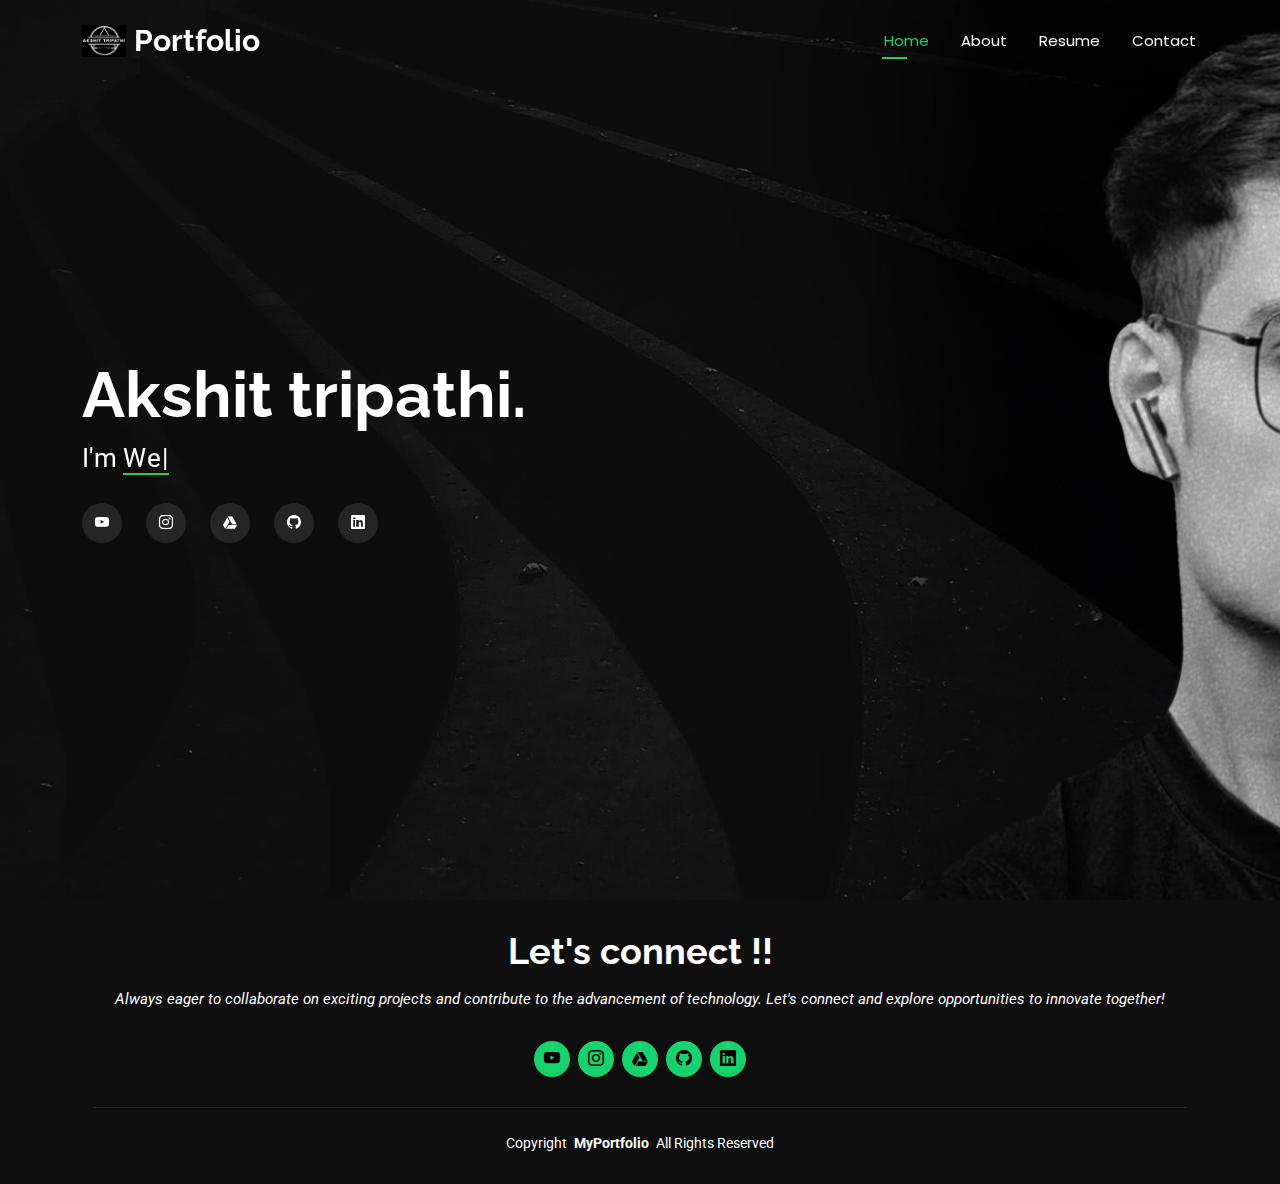
<file: index.html>
<!DOCTYPE html>
<html lang="en">

<head>
  <meta charset="utf-8">
  <meta content="width=device-width, initial-scale=1.0" name="viewport">
  <title>Index - Personal Bootstrap Template</title>
  <meta name="description" content="">
  <meta name="keywords" content="">

  <!-- Favicons -->
  <link href="assets/img/favicon.png" rel="icon">
  <link href="assets/img/apple-touch-icon.png" rel="apple-touch-icon">

  <!-- Fonts -->
  <link rel="stylesheet" href="https://cdnjs.cloudflare.com/ajax/libs/font-awesome/6.5.1/css/all.min.css">
  <link href="https://fonts.googleapis.com" rel="preconnect">
  <link href="https://fonts.gstatic.com" rel="preconnect" crossorigin>
  <link href="https://fonts.googleapis.com/css2?family=Roboto:ital,wght@0,100;0,300;0,400;0,500;0,700;0,900;1,100;1,300;1,400;1,500;1,700;1,900&family=Poppins:ital,wght@0,100;0,200;0,300;0,400;0,500;0,600;0,700;0,800;0,900;1,100;1,200;1,300;1,400;1,500;1,600;1,700;1,800;1,900&family=Raleway:ital,wght@0,100;0,200;0,300;0,400;0,500;0,600;0,700;0,800;0,900;1,100;1,200;1,300;1,400;1,500;1,600;1,700;1,800;1,900&display=swap" rel="stylesheet">

  <!-- Vendor CSS Files -->
  <link href="assets/vendor/bootstrap/css/bootstrap.min.css" rel="stylesheet">
  <link href="assets/vendor/bootstrap-icons/bootstrap-icons.css" rel="stylesheet">
  <link href="assets/vendor/aos/aos.css" rel="stylesheet">
  <link href="assets/vendor/swiper/swiper-bundle.min.css" rel="stylesheet">
  <link href="assets/vendor/glightbox/css/glightbox.min.css" rel="stylesheet">

  <!-- Main CSS File -->
  <link href="assets/css/main.css" rel="stylesheet">

</head>

<body class="index-page">

  <header id="header" class="header d-flex align-items-center fixed-top">
    <div class="container-fluid container-xl position-relative d-flex align-items-center justify-content-between">

      <a href="resume.html" class="logo d-flex align-items-center">
        <!-- Uncomment the line below if you also wish to use an image logo -->
        <img src="assets/img/logo1.jpg" alt="">
        <h1 class="sitename">Portfolio</h1>
      </a>

      <nav id="navmenu" class="navmenu">
        <ul>
          <li><a href="index.html" class="active">Home</a></li>
          <li><a href="about.html">About</a></li>
          <li><a href="resume.html">Resume</a></li>
          <li><a href="contact.html">Contact</a></li>
        </ul>
        <i class="mobile-nav-toggle d-xl-none bi bi-list"></i>
      </nav>

    </div>
  </header>

  <main class="main">

    <!-- Hero Section -->
    <section id="hero" class="hero section dark-background">

      <img src="assets/img/COVEr.jpg" alt="" data-aos="fade-in">

      <div class="container" data-aos="zoom-out" data-aos-delay="100">
        <h2>Akshit tripathi.</h2>
        <p>I'm <span class="typed" data-typed-items="Designer, Developer, Freelancer, Creator">Web Developer</span><span class="typed-cursor typed-cursor--blink"></span></p>
        <div class="social-links">
          <!-- <a href="#"><i class="bi bi-twitter-x"></i></a> -->
          <a href="https://www.youtube.com/@aksh_it49"><i class="bi bi-youtube"></i></a>
          <a href="https://www.instagram.com/i_reflect._/"><i class="bi bi-instagram"></i></a>
          <a href="https://drive.google.com/drive/folders/1sOQZOQ-uLnRREkhShvV4QxFv48qgj_-t?usp=drive_link"><i class="fa-brands fa-google-drive"></i></a>
          <a href="https://github.com/AKSHIT-TRIPATHI"><i class="bi bi-github"></i></a>
          <a href="https://www.linkedin.com/in/akshittri49/"><i class="bi bi-linkedin"></i></a>
        </div>
      </div>

    </section><!-- /Hero Section -->

  </main>

  <footer id="footer" class="footer dark-background">
    <div class="container">
      <h3 class="sitename">Let's connect !!</h3>
      <p>Always eager to collaborate on exciting projects and contribute to the advancement of technology. Let's connect and explore opportunities to innovate together!</p>
      <div class="social-links d-flex justify-content-center">
        <a href="https://www.youtube.com/@aksh_it49"><i class="bi bi-youtube"></i></a>
        <a href="https://www.instagram.com/i_reflect._/"><i class="bi bi-instagram"></i></a>
        <a href="https://drive.google.com/drive/folders/1sOQZOQ-uLnRREkhShvV4QxFv48qgj_-t?usp=drive_link"><i class="fa-brands fa-google-drive"></i></a>
        <a href="https://github.com/AKSHIT-TRIPATHI"><i class="bi bi-github"></i></a>
        <a href="https://www.linkedin.com/in/akshittri49/"><i class="bi bi-linkedin"></i></a>
      </div>
      <div class="container">
        <div class="copyright">
          <span>Copyright</span> <strong class="px-1 sitename">MyPortfolio</strong> <span>All Rights Reserved</span>
        </div>

      </div>
    </div>
  </footer>

  <!-- Scroll Top -->
  <a href="#" id="scroll-top" class="scroll-top d-flex align-items-center justify-content-center"><i class="bi bi-arrow-up-short"></i></a>

  <!-- Preloader -->
  <div id="preloader"></div>

  <!-- Vendor JS Files -->
  <script src="assets/vendor/bootstrap/js/bootstrap.bundle.min.js"></script>
  <script src="assets/vendor/php-email-form/validate.js"></script>
  <script src="assets/vendor/aos/aos.js"></script>
  <script src="assets/vendor/typed.js/typed.umd.js"></script>
  <script src="assets/vendor/purecounter/purecounter_vanilla.js"></script>
  <script src="assets/vendor/waypoints/noframework.waypoints.js"></script>
  <script src="assets/vendor/swiper/swiper-bundle.min.js"></script>
  <script src="assets/vendor/glightbox/js/glightbox.min.js"></script>
  <script src="assets/vendor/imagesloaded/imagesloaded.pkgd.min.js"></script>
  <script src="assets/vendor/isotope-layout/isotope.pkgd.min.js"></script>

  <!-- Main JS File -->
  <script src="assets/js/main.js"></script>

</body>

</html>
</file>
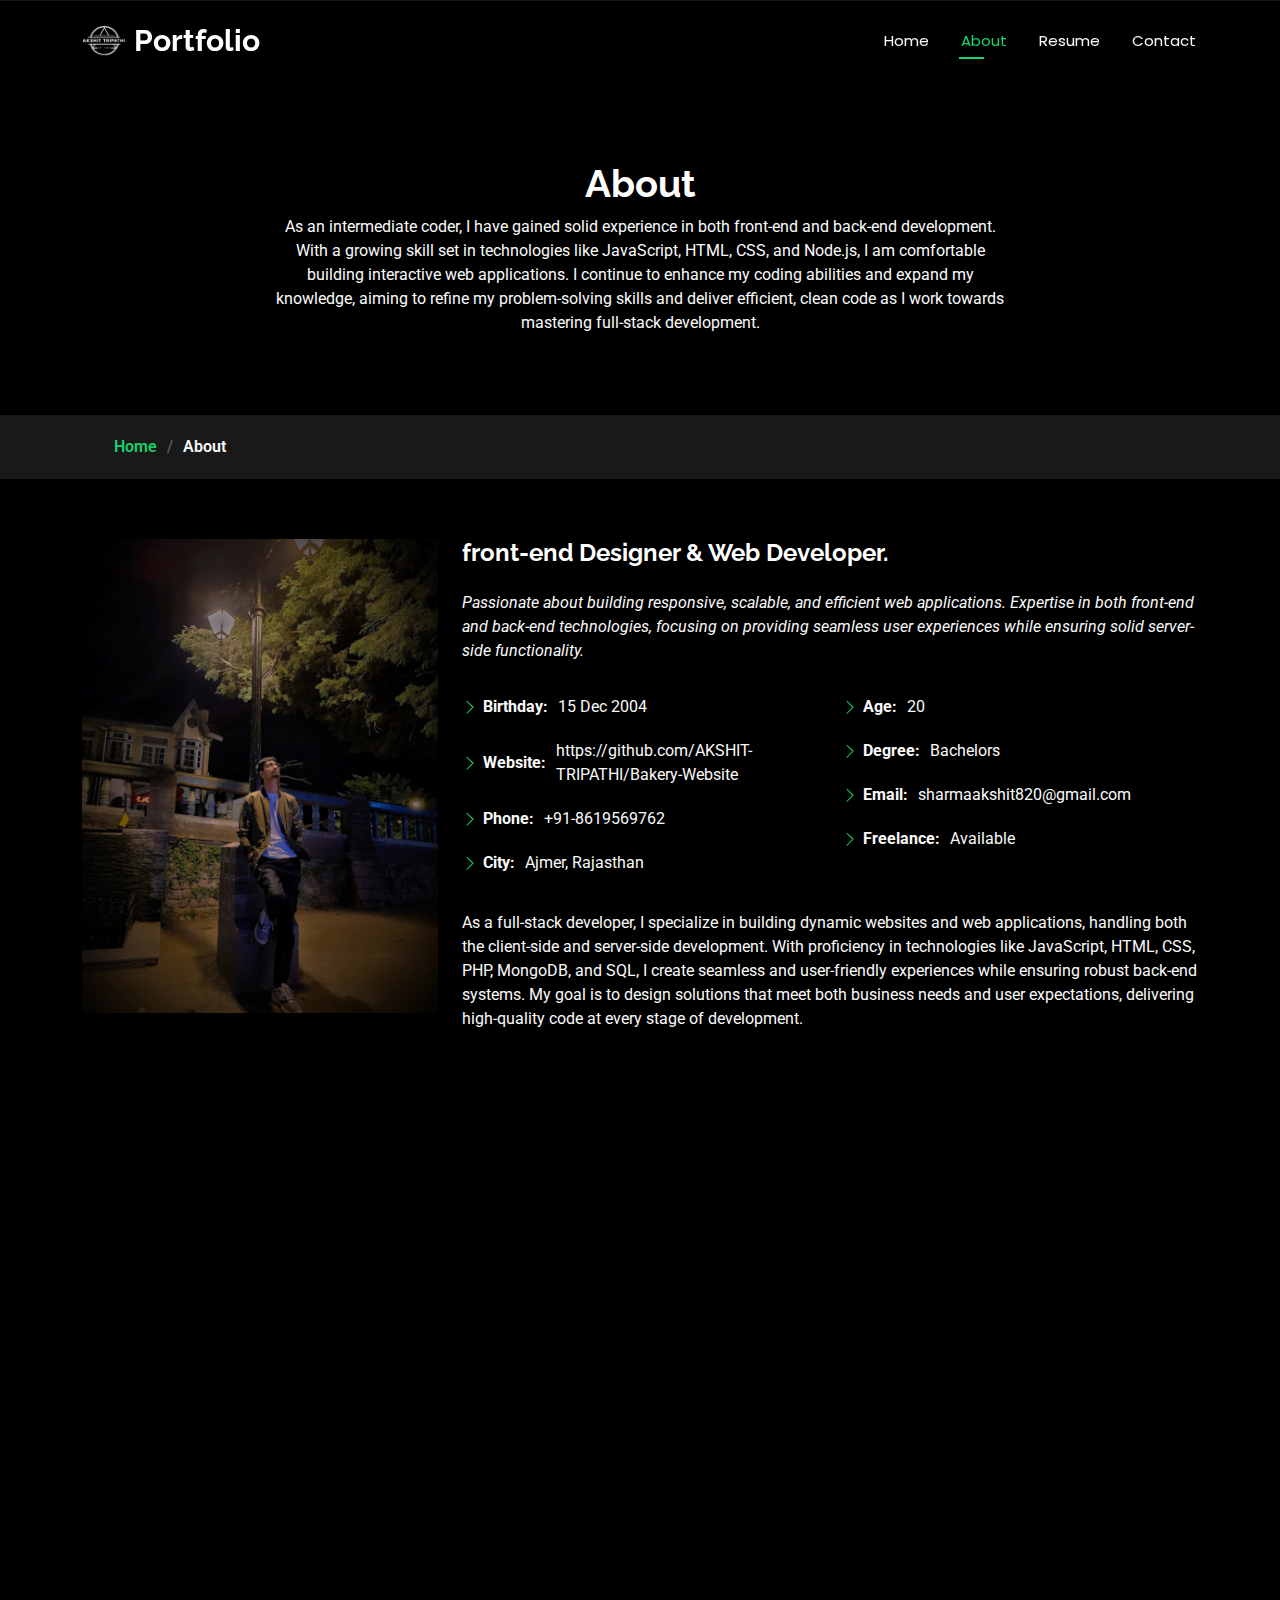
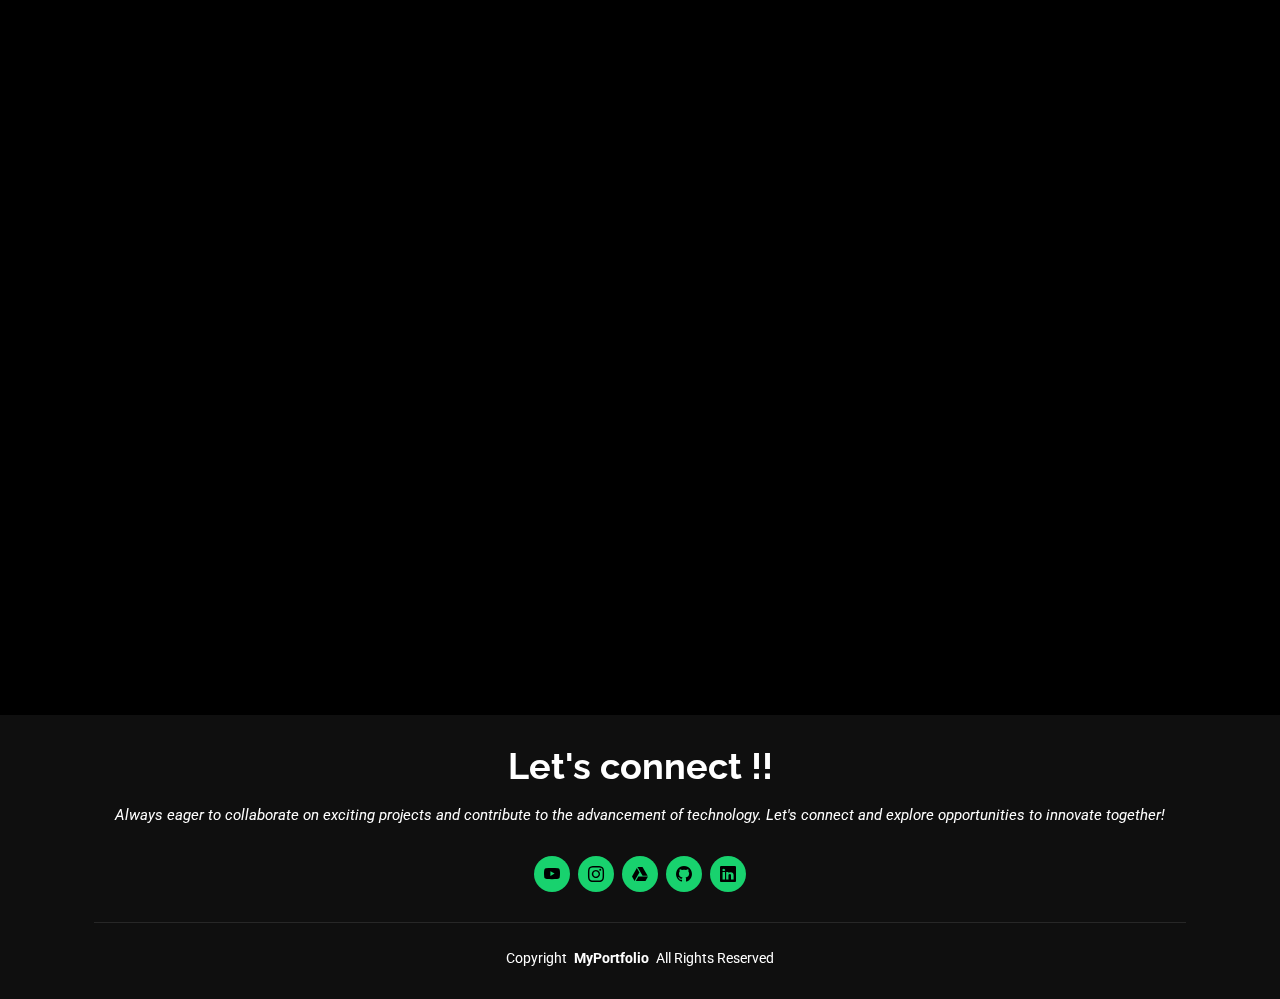
<file: about.html>
<!DOCTYPE html>
<html lang="en">

<head>
  <meta charset="utf-8">
  <meta content="width=device-width, initial-scale=1.0" name="viewport">
  <title>About - Personal Bootstrap Template</title>
  <meta name="description" content="">
  <meta name="keywords" content="">

  <!-- Favicons -->
  <link href="assets/img/favicon.png" rel="icon">
  <link href="assets/img/apple-touch-icon.png" rel="apple-touch-icon">

  <!-- Fonts -->
  <link rel="stylesheet" href="https://cdnjs.cloudflare.com/ajax/libs/font-awesome/6.5.1/css/all.min.css">
  <link href="https://fonts.googleapis.com" rel="preconnect">
  <link href="https://fonts.gstatic.com" rel="preconnect" crossorigin>
  <link href="https://fonts.googleapis.com/css2?family=Roboto:ital,wght@0,100;0,300;0,400;0,500;0,700;0,900;1,100;1,300;1,400;1,500;1,700;1,900&family=Poppins:ital,wght@0,100;0,200;0,300;0,400;0,500;0,600;0,700;0,800;0,900;1,100;1,200;1,300;1,400;1,500;1,600;1,700;1,800;1,900&family=Raleway:ital,wght@0,100;0,200;0,300;0,400;0,500;0,600;0,700;0,800;0,900;1,100;1,200;1,300;1,400;1,500;1,600;1,700;1,800;1,900&display=swap" rel="stylesheet">

  <!-- Vendor CSS Files -->
  <link href="assets/vendor/bootstrap/css/bootstrap.min.css" rel="stylesheet">
  <link href="assets/vendor/bootstrap-icons/bootstrap-icons.css" rel="stylesheet">
  <link href="assets/vendor/aos/aos.css" rel="stylesheet">
  <link href="assets/vendor/swiper/swiper-bundle.min.css" rel="stylesheet">
  <link href="assets/vendor/glightbox/css/glightbox.min.css" rel="stylesheet">

  <!-- Main CSS File -->
  <link href="assets/css/main.css" rel="stylesheet">

</head>

<body class="about-page">

  <header id="header" class="header d-flex align-items-center fixed-top">
    <div class="container-fluid container-xl position-relative d-flex align-items-center justify-content-between">

      <a href="resume.html" class="logo d-flex align-items-center">
        <!-- Uncomment the line below if you also wish to use an image logo -->
        <img src="assets/img/logo1.jpg" alt="">
        <h1 class="sitename">Portfolio</h1>
      </a>

      <nav id="navmenu" class="navmenu">
        <ul>
          <li><a href="index.html">Home</a></li>
          <li><a href="about.html" class="active">About</a></li>
          <li><a href="resume.html">Resume</a></li>
          <li><a href="contact.html">Contact</a></li>
        </ul>
        <i class="mobile-nav-toggle d-xl-none bi bi-list"></i>
      </nav>

    </div>
  </header>

  <main class="main">

    <!-- Page Title -->
    <div class="page-title" data-aos="fade">
      <div class="heading">
        <div class="container">
          <div class="row d-flex justify-content-center text-center">
            <div class="col-lg-8">
              <h1>About</h1>
              <p class="mb-0">As an intermediate coder, I have gained solid experience in both front-end and back-end development. With a growing skill set in technologies like JavaScript, HTML, CSS, and Node.js, I am comfortable building interactive web applications. I continue to enhance my coding abilities and expand my knowledge, aiming to refine my problem-solving skills and deliver efficient, clean code as I work towards mastering full-stack development.</p>
            </div>
          </div>
        </div>
      </div>
      <nav class="breadcrumbs">
        <div class="container">
          <ol>
            <li><a href="index.html">Home</a></li>
            <li class="current">About</li>
          </ol>
        </div>
      </nav>
    </div>
    <!-- End Page Title -->

    <!-- About Section -->
    <section id="about" class="about section">

      <div class="container" data-aos="fade-up" data-aos-delay="100">

        <div class="row gy-4 justify-content-center">
          <div class="col-lg-4">
            <img src="assets/img/Sbg.jpg" class="img-fluid" alt="">
          </div>
          <div class="col-lg-8 content">
            <h2>front-end Designer &amp; Web Developer.</h2>
            <p class="fst-italic py-3">
              Passionate about building responsive, scalable, and efficient web applications.
              Expertise in both front-end and back-end technologies, focusing on providing seamless user experiences while ensuring solid server-side functionality.
            </p>
            <div class="row">
              <div class="col-lg-6">
                <ul>
                  <li><i class="bi bi-chevron-right"></i> <strong>Birthday:</strong> <span>15 Dec 2004</span></li>
                  <li><i class="bi bi-chevron-right"></i> <strong>Website:</strong> <span>https://github.com/AKSHIT-TRIPATHI/Bakery-Website</span></li>
                  <li><i class="bi bi-chevron-right"></i> <strong>Phone:</strong> <span>+91-8619569762</span></li>
                  <li><i class="bi bi-chevron-right"></i> <strong>City:</strong> <span>Ajmer, Rajasthan</span></li>
                </ul>
              </div>
              <div class="col-lg-6">
                <ul>
                  <li><i class="bi bi-chevron-right"></i> <strong>Age:</strong> <span>20</span></li>
                  <li><i class="bi bi-chevron-right"></i> <strong>Degree:</strong> <span>Bachelors</span></li>
                  <li><i class="bi bi-chevron-right"></i> <strong>Email:</strong> <span>sharmaakshit820@gmail.com</span></li>
                  <li><i class="bi bi-chevron-right"></i> <strong>Freelance:</strong> <span>Available</span></li>
                </ul>
              </div>
            </div>
            <p class="py-3">
              As a full-stack developer, I specialize in building dynamic websites and web applications, handling both the client-side and server-side development. With proficiency in technologies like JavaScript, HTML, CSS, PHP, MongoDB, and SQL, I create seamless and user-friendly experiences while ensuring robust back-end systems.
               My goal is to design solutions that meet both business needs and user expectations, delivering high-quality code at every stage of development.
            </p>
          </div>
        </div>

      </div>

    </section><!-- /About Section -->

    <!-- Stats Section -->
    <section id="stats" class="stats section">

      <div class="container" data-aos="fade-up" data-aos-delay="100">

        <div class="row gy-4">

          <div class="col-lg-3 col-md-6 d-flex flex-column align-items-center">
            <i class="bi bi-emoji-smile"></i>
            <div class="stats-item">
              <span data-purecounter-start="0" data-purecounter-end="1" data-purecounter-duration="1" class="purecounter"></span>
              <p>Happy Clients</p>
            </div>
          </div><!-- End Stats Item -->

          <div class="col-lg-3 col-md-6 d-flex flex-column align-items-center">
            <i class="bi bi-journal-richtext"></i>
            <div class="stats-item">
              <span data-purecounter-start="0" data-purecounter-end="5" data-purecounter-duration="1" class="purecounter"></span>
              <p>Projects</p>
            </div>
          </div><!-- End Stats Item -->

          <div class="col-lg-3 col-md-6 d-flex flex-column align-items-center">
            <i class="bi bi-headset"></i>
            <div class="stats-item">
              <span data-purecounter-start="0" data-purecounter-end="400" data-purecounter-duration="1" class="purecounter"></span>
              <p>Hours Of HardWork</p>
            </div>
          </div><!-- End Stats Item -->

          <div class="col-lg-3 col-md-6 d-flex flex-column align-items-center">
            <i class="bi bi-people"></i>
            <div class="stats-item">
              <span data-purecounter-start="0" data-purecounter-end="2" data-purecounter-duration="1" class="purecounter"></span>
              <p>Team Members</p>
            </div>
          </div><!-- End Stats Item -->

        </div>

      </div>

    </section><!-- /Stats Section -->

    <!-- Skills Section -->
    <section id="skills" class="skills section">

      <!-- Section Title -->
      <div class="container section-title" data-aos="fade-up">
        <h2>Skills</h2>
        <div><span>My</span> <span class="description-title">Skills</span></div>
      </div><!-- End Section Title -->

      <div class="container" data-aos="fade-up" data-aos-delay="100">

        <div class="row skills-content skills-animation">

          <div class="col-lg-6">

            <div class="progress">
              <span class="skill"><span>HTML</span> <i class="val">100%</i></span>
              <div class="progress-bar-wrap">
                <div class="progress-bar" role="progressbar" aria-valuenow="100" aria-valuemin="0" aria-valuemax="100"></div>
              </div>
            </div><!-- End Skills Item -->

            <div class="progress">
              <span class="skill"><span>CSS</span> <i class="val">90%</i></span>
              <div class="progress-bar-wrap">
                <div class="progress-bar" role="progressbar" aria-valuenow="90" aria-valuemin="0" aria-valuemax="100"></div>
              </div>
            </div><!-- End Skills Item -->

            <div class="progress">
              <span class="skill"><span>JavaScript</span> <i class="val">60%</i></span>
              <div class="progress-bar-wrap">
                <div class="progress-bar" role="progressbar" aria-valuenow="75" aria-valuemin="0" aria-valuemax="100"></div>
              </div>
            </div><!-- End Skills Item -->

          </div>

          <div class="col-lg-6">

            <div class="progress">
              <span class="skill"><span>PHP</span> <i class="val">80%</i></span>
              <div class="progress-bar-wrap">
                <div class="progress-bar" role="progressbar" aria-valuenow="80" aria-valuemin="0" aria-valuemax="100"></div>
              </div>
            </div><!-- End Skills Item -->

            <div class="progress">
              <span class="skill"><span>Xampp Server</span> <i class="val">90%</i></span>
              <div class="progress-bar-wrap">
                <div class="progress-bar" role="progressbar" aria-valuenow="90" aria-valuemin="0" aria-valuemax="100"></div>
              </div>
            </div><!-- End Skills Item -->

            <div class="progress">
              <span class="skill"><span>Creativity</span> <i class="val">80%</i></span>
              <div class="progress-bar-wrap">
                <div class="progress-bar" role="progressbar" aria-valuenow="55" aria-valuemin="0" aria-valuemax="100"></div>
              </div>
            </div><!-- End Skills Item -->

          </div>

        </div>

      </div>

    </section><!-- /Skills Section -->

    <!-- Interests Section -->
    <section id="interests" class="interests section">

      <!-- Section Title -->
      <div class="container section-title" data-aos="fade-up">
        <h2>Features</h2>
        <div><span>I'm</span> <span class="description-title">interested in</span></div>
      </div><!-- End Section Title -->

      <div class="container">

        <div class="row gy-4">

          <div class="col-lg-3 col-md-4" data-aos="fade-up" data-aos-delay="100">
            <div class="features-item">
              <i class="bi bi-eye" style="color: #ffbb2c;"></i>
              <h3><a href="" class="stretched-link">PHP</a></h3>
            </div>
          </div><!-- End Feature Item -->

          <div class="col-lg-3 col-md-4" data-aos="fade-up" data-aos-delay="200">
            <div class="features-item">
              <i class="bi bi-infinity" style="color: #5578ff;"></i>
              <h3><a href="" class="stretched-link">JavaScript</a></h3>
            </div>
          </div><!-- End Feature Item -->

          <div class="col-lg-3 col-md-4" data-aos="fade-up" data-aos-delay="300">
            <div class="features-item">
              <i class="bi bi-mortarboard" style="color: #e80368;"></i>
              <h3><a href="" class="stretched-link">collaborations</a></h3>
            </div>
          </div><!-- End Feature Item -->

          <div class="col-lg-3 col-md-4" data-aos="fade-up" data-aos-delay="400">
            <div class="features-item">
              <i class="bi bi-nut" style="color: #e361ff;"></i>
              <h3><a href="" class="stretched-link">SQL</a></h3>
            </div>
          </div><!-- End Feature Item -->

          <div class="col-lg-3 col-md-4" data-aos="fade-up" data-aos-delay="500">
            <div class="features-item">
              <i class="bi bi-shuffle" style="color: #47aeff;"></i>
              <h3><a href="" class="stretched-link">HTML/CSS</a></h3>
            </div>
          </div><!-- End Feature Item -->

          <div class="col-lg-3 col-md-4" data-aos="fade-up" data-aos-delay="600">
            <div class="features-item">
              <i class="bi bi-star" style="color: #ffa76e;"></i>
              <h3><a href="" class="stretched-link">C/C++</a></h3>
            </div>
          </div><!-- End Feature Item -->

          <div class="col-lg-3 col-md-4" data-aos="fade-up" data-aos-delay="700">
            <div class="features-item">
              <i class="bi bi-x-diamond" style="color: #11dbcf;"></i>
              <h3><a href="" class="stretched-link">MongoDB</a></h3>
            </div>
          </div><!-- End Feature Item -->

          <div class="col-lg-3 col-md-4" data-aos="fade-up" data-aos-delay="800">
            <div class="features-item">
              <i class="bi bi-camera-video" style="color: #4233ff;"></i>
              <h3><a href="" class="stretched-link">Vlogging</a></h3>
            </div>
          </div><!-- End Feature Item -->

          <div class="col-lg-3 col-md-4" data-aos="fade-up" data-aos-delay="900">
            <div class="features-item">
              <i class="bi bi-command" style="color: #b2904f;"></i>
              <h3><a href="" class="stretched-link">front-end designing</a></h3>
            </div>
          </div><!-- End Feature Item -->

          <div class="col-lg-3 col-md-4" data-aos="fade-up" data-aos-delay="1000">
            <div class="features-item">
              <i class="bi bi-dribbble" style="color: #b20969;"></i>
              <h3><a href="" class="stretched-link">Travelling</a></h3>
            </div>
          </div><!-- End Feature Item -->

          <div class="col-lg-3 col-md-4" data-aos="fade-up" data-aos-delay="1100">
            <div class="features-item">
              <i class="bi bi-activity" style="color: #ff5828;"></i>
              <h3><a href="" class="stretched-link">Exploring new places.</a></h3>
            </div>
          </div><!-- End Feature Item -->

          <div class="col-lg-3 col-md-4" data-aos="fade-up" data-aos-delay="1200">
            <div class="features-item">
              <i class="bi bi-brightness-high" style="color: #29cc61;"></i>
              <h3><a href="" class="stretched-link">Java</a></h3>
            </div>
          </div><!-- End Feature Item -->

        </div>

      </div>

    </section><!-- /Interests Section -->


  </main>

  <footer id="footer" class="footer dark-background">
    <div class="container">
      <h3 class="sitename">Let's connect !!</h3>
      <p>Always eager to collaborate on exciting projects and contribute to the advancement of technology. Let's connect and explore opportunities to innovate together!</p>
      <div class="social-links d-flex justify-content-center">
        <a href="https://www.youtube.com/@aksh_it49"><i class="bi bi-youtube"></i></a>
        <a href="https://www.instagram.com/i_reflect._/"><i class="bi bi-instagram"></i></a>
        <a href="https://drive.google.com/drive/folders/1sOQZOQ-uLnRREkhShvV4QxFv48qgj_-t?usp=drive_link"><i class="fa-brands fa-google-drive"></i></a>
        <a href="https://github.com/AKSHIT-TRIPATHI"><i class="bi bi-github"></i></a>
        <a href="https://www.linkedin.com/in/akshittri49/"><i class="bi bi-linkedin"></i></a>
      </div>
      <div class="container">
        <div class="copyright">
          <span>Copyright</span> <strong class="px-1 sitename">MyPortfolio</strong> <span>All Rights Reserved</span>
        </div>
      </div>
    </div>
  </footer>

  <!-- Scroll Top -->
  <a href="#" id="scroll-top" class="scroll-top d-flex align-items-center justify-content-center"><i class="bi bi-arrow-up-short"></i></a>

  <!-- Preloader -->
  <div id="preloader"></div>

  <!-- Vendor JS Files -->
  <script src="assets/vendor/bootstrap/js/bootstrap.bundle.min.js"></script>
  <script src="assets/vendor/php-email-form/validate.js"></script>
  <script src="assets/vendor/aos/aos.js"></script>
  <script src="assets/vendor/typed.js/typed.umd.js"></script>
  <script src="assets/vendor/purecounter/purecounter_vanilla.js"></script>
  <script src="assets/vendor/waypoints/noframework.waypoints.js"></script>
  <script src="assets/vendor/swiper/swiper-bundle.min.js"></script>
  <script src="assets/vendor/glightbox/js/glightbox.min.js"></script>
  <script src="assets/vendor/imagesloaded/imagesloaded.pkgd.min.js"></script>
  <script src="assets/vendor/isotope-layout/isotope.pkgd.min.js"></script>

  <!-- Main JS File -->
  <script src="assets/js/main.js"></script>

</body>

</html>
</file>
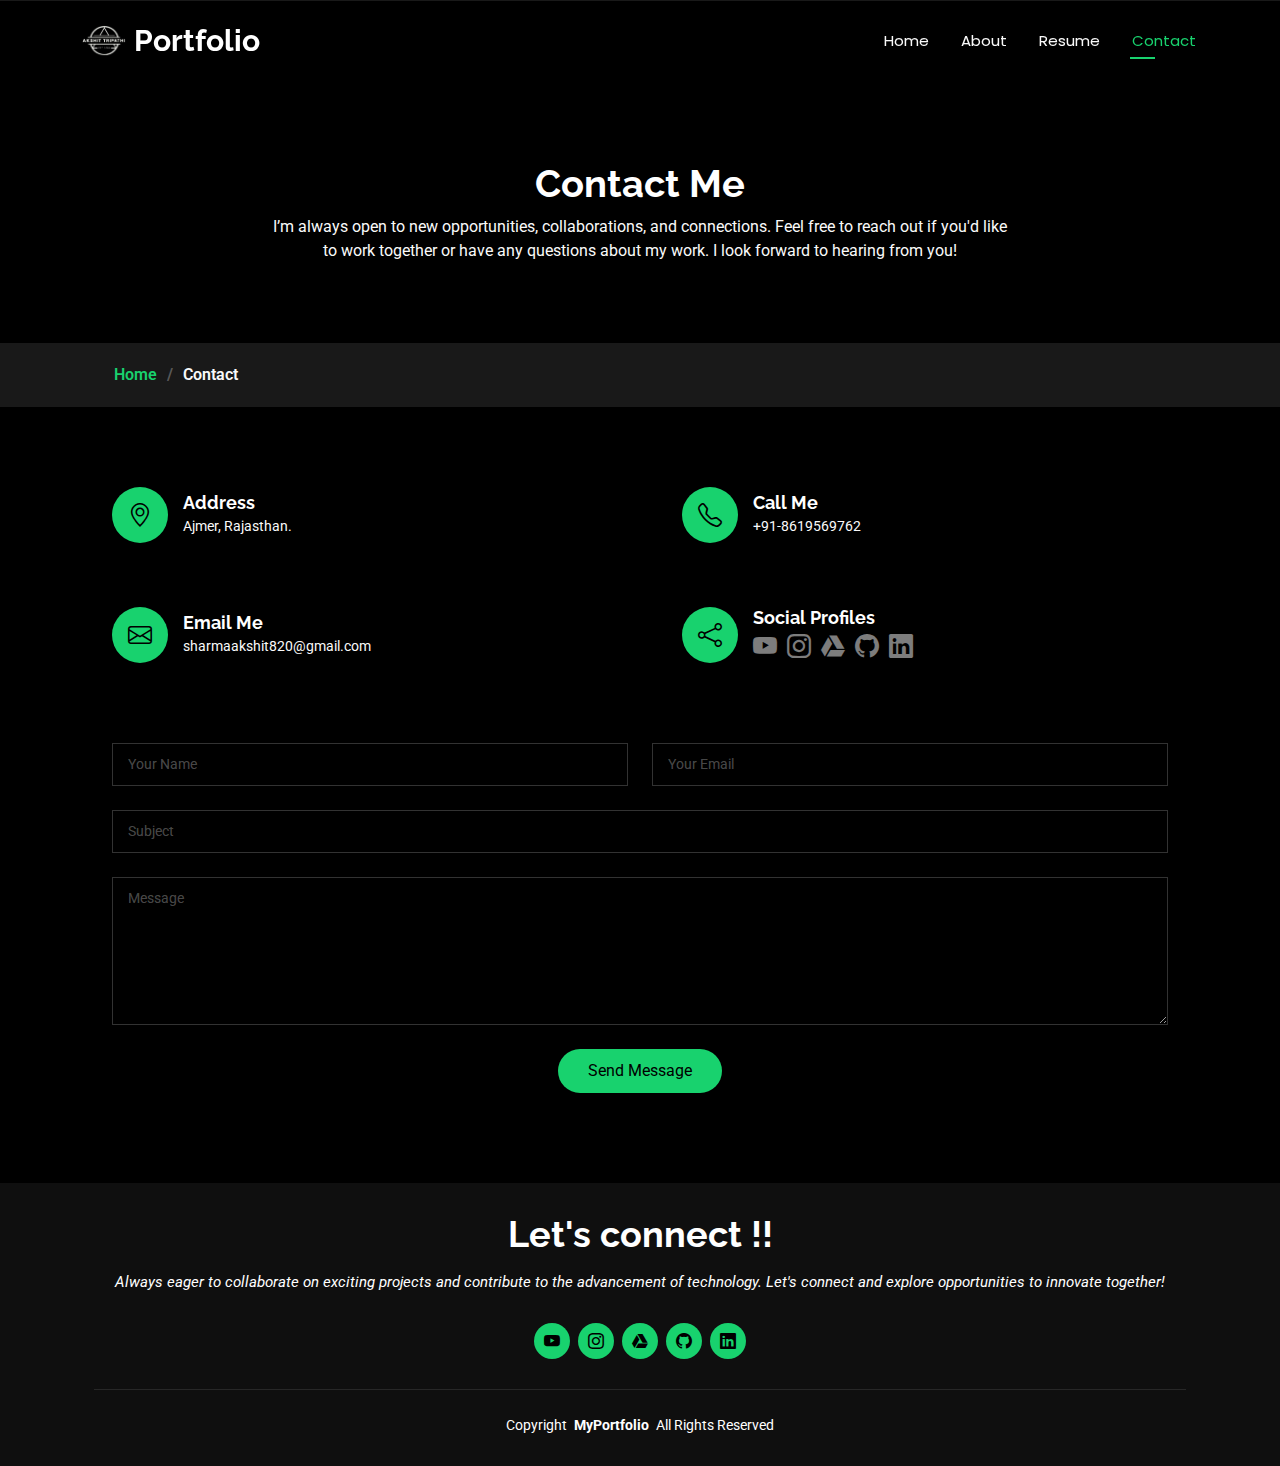
<file: contact.html>
<!DOCTYPE html>
<html lang="en">

<head>
  <meta charset="utf-8">
  <meta content="width=device-width, initial-scale=1.0" name="viewport">
  <title>Contact - Personal Bootstrap Template</title>
  <meta name="description" content="">
  <meta name="keywords" content="">

  <!-- Favicons -->
  <link href="assets/img/favicon.png" rel="icon">
  <link href="assets/img/apple-touch-icon.png" rel="apple-touch-icon">

  <!-- Fonts -->
  <link rel="stylesheet" href="https://cdnjs.cloudflare.com/ajax/libs/font-awesome/6.5.1/css/all.min.css">
  <link href="https://fonts.googleapis.com" rel="preconnect">
  <link href="https://fonts.gstatic.com" rel="preconnect" crossorigin>
  <link href="https://fonts.googleapis.com/css2?family=Roboto:ital,wght@0,100;0,300;0,400;0,500;0,700;0,900;1,100;1,300;1,400;1,500;1,700;1,900&family=Poppins:ital,wght@0,100;0,200;0,300;0,400;0,500;0,600;0,700;0,800;0,900;1,100;1,200;1,300;1,400;1,500;1,600;1,700;1,800;1,900&family=Raleway:ital,wght@0,100;0,200;0,300;0,400;0,500;0,600;0,700;0,800;0,900;1,100;1,200;1,300;1,400;1,500;1,600;1,700;1,800;1,900&display=swap" rel="stylesheet">

  <!-- Vendor CSS Files -->
  <link href="assets/vendor/bootstrap/css/bootstrap.min.css" rel="stylesheet">
  <link href="assets/vendor/bootstrap-icons/bootstrap-icons.css" rel="stylesheet">
  <link href="assets/vendor/aos/aos.css" rel="stylesheet">
  <link href="assets/vendor/swiper/swiper-bundle.min.css" rel="stylesheet">
  <link href="assets/vendor/glightbox/css/glightbox.min.css" rel="stylesheet">

  <!-- Main CSS File -->
  <link href="assets/css/main.css" rel="stylesheet">

</head>

<body class="contact-page">

  <header id="header" class="header d-flex align-items-center fixed-top">
    <div class="container-fluid container-xl position-relative d-flex align-items-center justify-content-between">

      <a href="resume.html" class="logo d-flex align-items-center">
        <!-- Uncomment the line below if you also wish to use an image logo -->
        <img src="assets/img/logo1.jpg" alt="">
        <h1 class="sitename">Portfolio</h1>
      </a>

      <nav id="navmenu" class="navmenu">
        <ul>
          <li><a href="index.html">Home</a></li>
          <li><a href="about.html">About</a></li>
          <li><a href="resume.html">Resume</a></li>
          <li><a href="contact.html" class="active">Contact</a></li>
        </ul>
        <i class="mobile-nav-toggle d-xl-none bi bi-list"></i>
      </nav>

    </div>
  </header>

  <main class="main">

    <!-- Page Title -->
    <div class="page-title" data-aos="fade">
      <div class="heading">
        <div class="container">
          <div class="row d-flex justify-content-center text-center">
            <div class="col-lg-8">
              <h1>Contact Me</h1>
              <p class="mb-0">I’m always open to new opportunities, collaborations, and connections. Feel free to reach out if you'd like to work together or have any questions about my work. I look forward to hearing from you!</p>
            </div>
            
          </div>
        </div>
      </div>
      <nav class="breadcrumbs">
        <div class="container">
          <ol>
            <li><a href="index.html">Home</a></li>
            <li class="current">Contact</li>
          </ol>
        </div>
      </nav>
    </div><!-- End Page Title -->

    <!-- Contact Section -->
    <section id="contact" class="contact section">

      <div class="container" data-aos="fade-up" data-aos-delay="100">

        <div class="row gy-4">

          <div class="col-md-6">
            <div class="info-item d-flex align-items-center" data-aos="fade-up" data-aos-delay="200">
              <i class="icon bi bi-geo-alt flex-shrink-0"></i>
              <div>
                <h3>Address</h3>
                <p>Ajmer, Rajasthan.</p>
              </div>
            </div>
          </div><!-- End Info Item -->

          <div class="col-md-6">
            <div class="info-item d-flex align-items-center" data-aos="fade-up" data-aos-delay="300">
              <i class="icon bi bi-telephone flex-shrink-0"></i>
              <div>
                <h3>Call Me</h3>
                <p>+91-8619569762</p>
              </div>
            </div>
          </div><!-- End Info Item -->

          <div class="col-md-6">
            <div class="info-item d-flex align-items-center" data-aos="fade-up" data-aos-delay="400">
              <i class="icon bi bi-envelope flex-shrink-0"></i>
              <div>
                <h3>Email Me</h3>
                <p>sharmaakshit820@gmail.com</p>
              </div>
            </div>
          </div><!-- End Info Item -->

          <div class="col-md-6">
            <div class="info-item d-flex align-items-center" data-aos="fade-up" data-aos-delay="500">
              <i class="icon bi bi-share flex-shrink-0"></i>
              <div>
                <h3>Social Profiles</h3>
                <div class="social-links">
                  <a href="https://www.youtube.com/@aksh_it49"><i class="bi bi-youtube"></i></a>
                  <a href="https://www.instagram.com/i_reflect._/"><i class="bi bi-instagram"></i></a>
                  <a href="https://drive.google.com/drive/folders/1sOQZOQ-uLnRREkhShvV4QxFv48qgj_-t?usp=drive_link"><i class="fa-brands fa-google-drive"></i></a>
                  <a href="https://github.com/AKSHIT-TRIPATHI"><i class="bi bi-github"></i></a>
                  <a href="https://www.linkedin.com/in/akshittri49/"><i class="bi bi-linkedin"></i></a>
                </div>
              </div>
            </div>
          </div><!-- End Info Item -->

        </div>

        <form action="forms/contact.php" method="post" class="php-email-form" data-aos="fade-up" data-aos-delay="600">
          <div class="row gy-4">

            <div class="col-md-6">
              <input type="text" name="name" class="form-control" placeholder="Your Name" required="">
            </div>

            <div class="col-md-6 ">
              <input type="email" class="form-control" name="email" placeholder="Your Email" required="">
            </div>

            <div class="col-md-12">
              <input type="text" class="form-control" name="subject" placeholder="Subject" required="">
            </div>

            <div class="col-md-12">
              <textarea class="form-control" name="message" rows="6" placeholder="Message" required=""></textarea>
            </div>

            <div class="col-md-12 text-center">
              <div class="loading">Loading..</div>
              <div class="error-message"></div>
              <div class="sent-message">Your message has been sent. Thank you!</div>

              <button type="submit">Send Message</button>
            </div>

          </div>
        </form><!-- End Contact Form -->

      </div>

    </section><!-- /Contact Section -->

  </main>

  <footer id="footer" class="footer dark-background">
    <div class="container">
      <h3 class="sitename">Let's connect !!</h3>
      <p>Always eager to collaborate on exciting projects and contribute to the advancement of technology. Let's connect and explore opportunities to innovate together!</p>
      <div class="social-links d-flex justify-content-center">
        <a href="https://www.youtube.com/@aksh_it49"><i class="bi bi-youtube"></i></a>
        <a href="https://www.instagram.com/i_reflect._/"><i class="bi bi-instagram"></i></a>
        <a href="https://drive.google.com/drive/folders/1sOQZOQ-uLnRREkhShvV4QxFv48qgj_-t?usp=drive_link"><i class="fa-brands fa-google-drive"></i></a>
        <a href="https://github.com/AKSHIT-TRIPATHI"><i class="bi bi-github"></i></a>
        <a href="https://www.linkedin.com/in/akshittri49/"><i class="bi bi-linkedin"></i></a>
      </div>
      <div class="container">
        <div class="copyright">
          <span>Copyright</span> <strong class="px-1 sitename">MyPortfolio</strong> <span>All Rights Reserved</span>
        </div>
      </div>
    </div>
  </footer>

  <!-- Scroll Top -->
  <a href="#" id="scroll-top" class="scroll-top d-flex align-items-center justify-content-center"><i class="bi bi-arrow-up-short"></i></a>

  <!-- Preloader -->
  <div id="preloader"></div>

  <!-- Vendor JS Files -->
  <script src="assets/vendor/bootstrap/js/bootstrap.bundle.min.js"></script>
  <script src="assets/vendor/php-email-form/validate.js"></script>
  <script src="assets/vendor/aos/aos.js"></script>
  <script src="assets/vendor/typed.js/typed.umd.js"></script>
  <script src="assets/vendor/purecounter/purecounter_vanilla.js"></script>
  <script src="assets/vendor/waypoints/noframework.waypoints.js"></script>
  <script src="assets/vendor/swiper/swiper-bundle.min.js"></script>
  <script src="assets/vendor/glightbox/js/glightbox.min.js"></script>
  <script src="assets/vendor/imagesloaded/imagesloaded.pkgd.min.js"></script>
  <script src="assets/vendor/isotope-layout/isotope.pkgd.min.js"></script>

  <!-- Main JS File -->
  <script src="assets/js/main.js"></script>

</body>

</html>
</file>
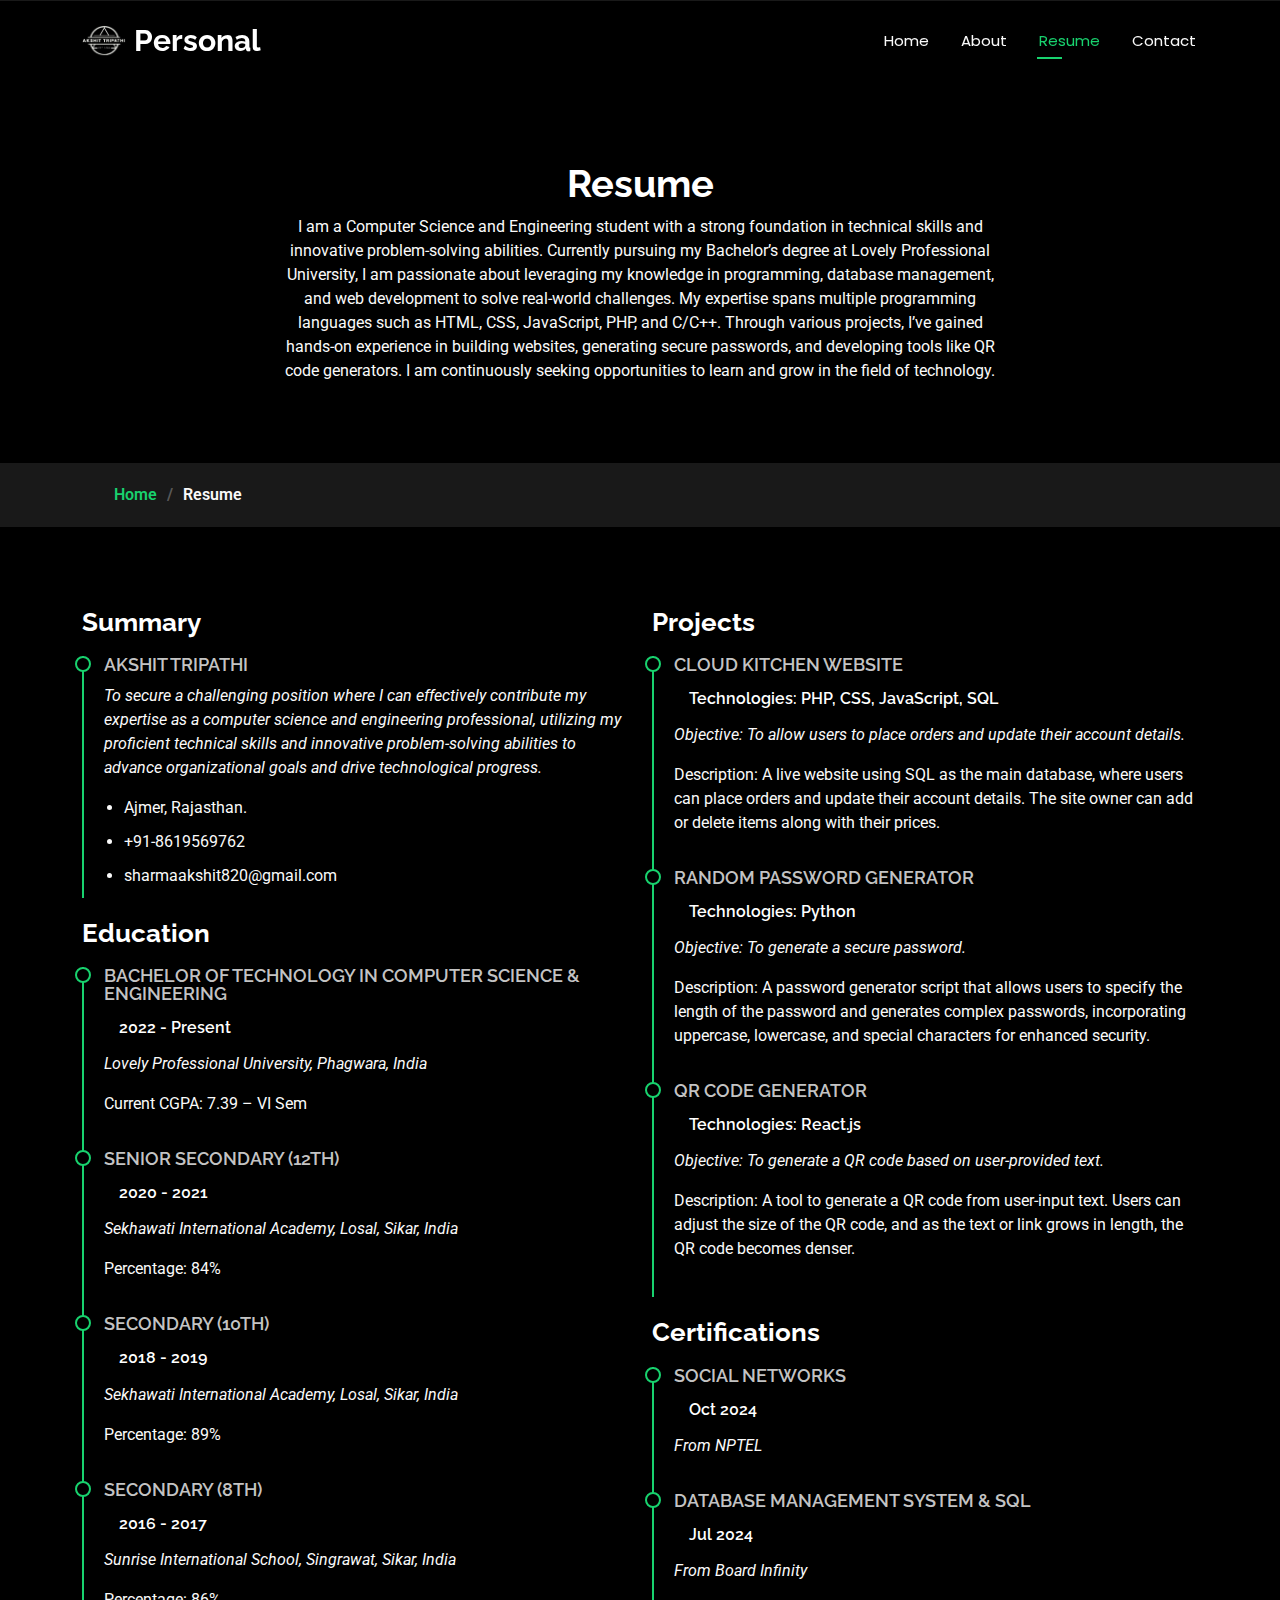
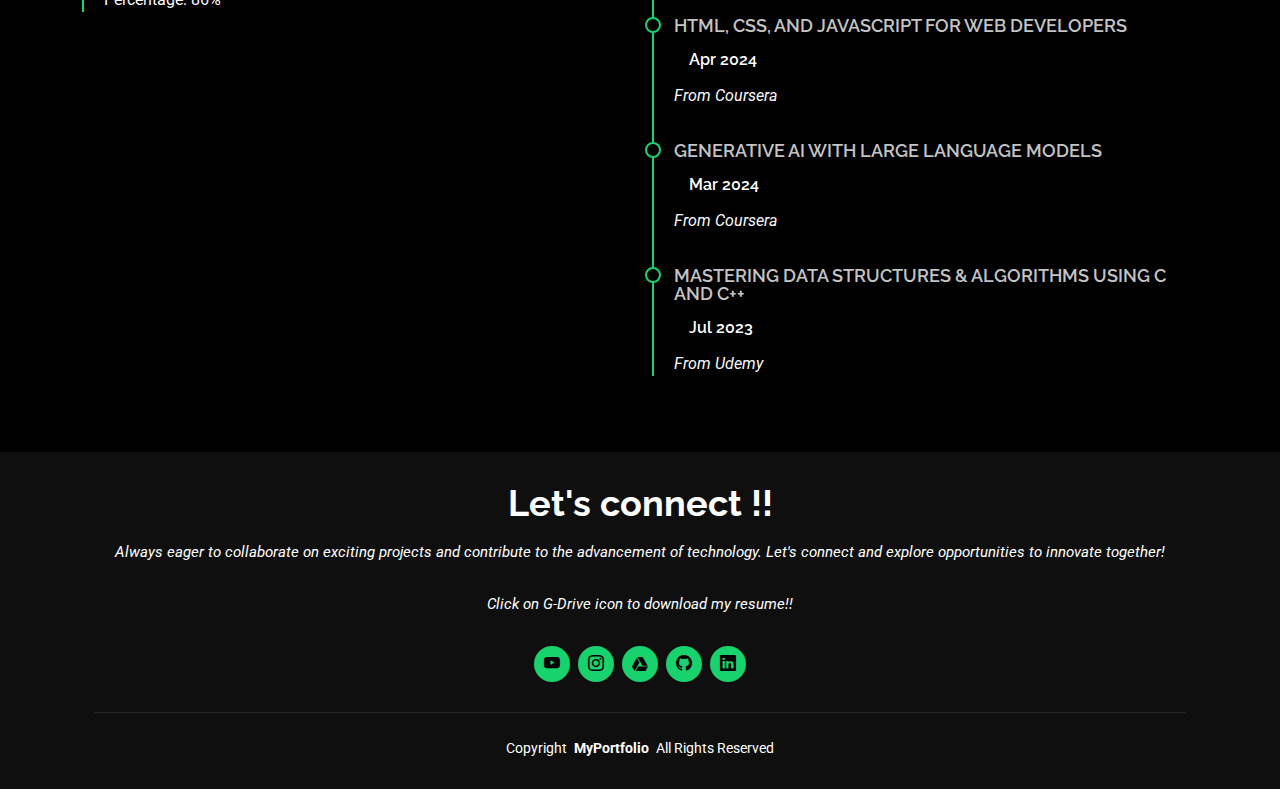
<file: resume.html>
<!DOCTYPE html>
<html lang="en">

<head>
  <meta charset="utf-8">
  <meta content="width=device-width, initial-scale=1.0" name="viewport">
  <title>Resume - Personal Bootstrap Template</title>
  <meta name="description" content="">
  <meta name="keywords" content="">


  <!-- Fonts -->
  <link rel="stylesheet" href="https://cdnjs.cloudflare.com/ajax/libs/font-awesome/6.5.1/css/all.min.css">
  <link href="https://fonts.googleapis.com" rel="preconnect">
  <link href="https://fonts.gstatic.com" rel="preconnect" crossorigin>
  <link href="https://fonts.googleapis.com/css2?family=Roboto:ital,wght@0,100;0,300;0,400;0,500;0,700;0,900;1,100;1,300;1,400;1,500;1,700;1,900&family=Poppins:ital,wght@0,100;0,200;0,300;0,400;0,500;0,600;0,700;0,800;0,900;1,100;1,200;1,300;1,400;1,500;1,600;1,700;1,800;1,900&family=Raleway:ital,wght@0,100;0,200;0,300;0,400;0,500;0,600;0,700;0,800;0,900;1,100;1,200;1,300;1,400;1,500;1,600;1,700;1,800;1,900&display=swap" rel="stylesheet">

  <!-- Vendor CSS Files -->
  <link href="assets/vendor/bootstrap/css/bootstrap.min.css" rel="stylesheet">
  <link href="assets/vendor/bootstrap-icons/bootstrap-icons.css" rel="stylesheet">
  <link href="assets/vendor/aos/aos.css" rel="stylesheet">
  <link href="assets/vendor/swiper/swiper-bundle.min.css" rel="stylesheet">
  <link href="assets/vendor/glightbox/css/glightbox.min.css" rel="stylesheet">

  <!-- Main CSS File -->
  <link href="assets/css/main.css" rel="stylesheet">


</head>

<body class="resume-page">

  <header id="header" class="header d-flex align-items-center fixed-top">
    <div class="container-fluid container-xl position-relative d-flex align-items-center justify-content-between">

      <a href="index.html" class="logo d-flex align-items-center">
        <!-- Uncomment the line below if you also wish to use an image logo -->
        <img src="assets/img/logo1.jpg" alt="">
        <h1 class="sitename">Personal</h1>
      </a>

      <nav id="navmenu" class="navmenu">
        <ul>
          <li><a href="index.html">Home</a></li>
          <li><a href="about.html">About</a></li>
          <li><a href="resume.html" class="active">Resume</a></li>
          <li><a href="contact.html">Contact</a></li>
        </ul>
        <i class="mobile-nav-toggle d-xl-none bi bi-list"></i>
      </nav>

    </div>
  </header>

  <main class="main">

    <!-- Page Title -->
    <div class="page-title" data-aos="fade">
      <div class="heading">
        <div class="container">
          <div class="row d-flex justify-content-center text-center">
            <div class="col-lg-8">
              <h1>Resume</h1>
              <p class="mb-0">I am a Computer Science and Engineering student with a strong foundation in technical skills and innovative problem-solving abilities. 
                Currently pursuing my Bachelor’s degree at Lovely Professional University, I am passionate about leveraging my knowledge in programming, database management, and web development to solve real-world challenges.
                 My expertise spans multiple programming languages such as HTML, CSS, JavaScript, PHP, and C/C++. Through various projects, I’ve gained hands-on experience in building websites, generating secure passwords, and developing tools like QR code generators. I am continuously seeking opportunities to learn and grow in the field of technology.</p>
            </div>            
          </div>
        </div>
      </div>
      <nav class="breadcrumbs">
        <div class="container">
          <ol>
            <li><a href="index.html">Home</a></li>
            <li class="current">Resume</li>
          </ol>
        </div>
      </nav>
    </div><!-- End Page Title -->

<!-- Resume Section -->
<section id="resume" class="resume section">

  <div class="container">

    <div class="row">

      <div class="col-lg-6" data-aos="fade-up" data-aos-delay="100">
        <h3 class="resume-title">Summary</h3>

        <div class="resume-item pb-0">
          <h4>Akshit Tripathi</h4>
          <p><em>To secure a challenging position where I can effectively contribute my expertise as a computer science and engineering professional, utilizing my proficient technical skills and innovative problem-solving abilities to advance organizational goals and drive technological progress.</em></p>
          <ul>
            <li>Ajmer, Rajasthan.</li>
            <li>+91-8619569762</li>
            <li>sharmaakshit820@gmail.com</li>
          </ul>
        </div><!-- End Resume Item -->

        <h3 class="resume-title">Education</h3>
        <div class="resume-item">
          <h4>Bachelor of Technology in Computer Science & Engineering</h4>
          <h5>2022 - Present</h5>
          <p><em>Lovely Professional University, Phagwara, India</em></p>
          <p>Current CGPA: 7.39 – VI Sem</p>
        </div><!-- End Resume Item -->

        <div class="resume-item">
          <h4>Senior Secondary (12th)</h4>
          <h5>2020 - 2021</h5>
          <p><em>Sekhawati International Academy, Losal, Sikar, India</em></p>
          <p>Percentage: 84%</p>
        </div><!-- End Resume Item -->

        <div class="resume-item">
          <h4>Secondary (10th)</h4>
          <h5>2018 - 2019</h5>
          <p><em>Sekhawati International Academy, Losal, Sikar, India</em></p>
          <p>Percentage: 89%</p>
        </div><!-- End Resume Item -->

        <div class="resume-item">
          <h4>Secondary (8th)</h4>
          <h5>2016 - 2017</h5>
          <p><em>Sunrise International School, Singrawat, Sikar, India</em></p>
          <p>Percentage: 86%</p>
        </div><!-- End Resume Item -->

      </div>

      <div class="col-lg-6" data-aos="fade-up" data-aos-delay="200">
        <h3 class="resume-title">Projects</h3>
        <div class="resume-item">
          <h4>Cloud Kitchen Website</h4>
          <h5>Technologies: PHP, CSS, JavaScript, SQL</h5>
          <p><em>Objective: To allow users to place orders and update their account details.</em></p>
          <p>Description: A live website using SQL as the main database, where users can place orders and update their account details. The site owner can add or delete items along with their prices.</p>
        </div><!-- End Resume Item -->

        <div class="resume-item">
          <h4>Random Password Generator</h4>
          <h5>Technologies: Python</h5>
          <p><em>Objective: To generate a secure password.</em></p>
          <p>Description: A password generator script that allows users to specify the length of the password and generates complex passwords, incorporating uppercase, lowercase, and special characters for enhanced security.</p>
        </div><!-- End Resume Item -->

        <div class="resume-item">
          <h4>QR Code Generator</h4>
          <h5>Technologies: React.js</h5>
          <p><em>Objective: To generate a QR code based on user-provided text.</em></p>
          <p>Description: A tool to generate a QR code from user-input text. Users can adjust the size of the QR code, and as the text or link grows in length, the QR code becomes denser.</p>
        </div><!-- End Resume Item -->

        <h3 class="resume-title">Certifications</h3>
        <div class="resume-item">
          <h4>Social Networks</h4>
          <h5>Oct 2024</h5>
          <p><em>From NPTEL</em></p>
        </div><!-- End Resume Item -->

        <div class="resume-item">
          <h4>Database Management System & SQL</h4>
          <h5>Jul 2024</h5>
          <p><em>From Board Infinity</em></p>
        </div><!-- End Resume Item -->

        <div class="resume-item">
          <h4>HTML, CSS, and JavaScript for Web Developers</h4>
          <h5>Apr 2024</h5>
          <p><em>From Coursera</em></p>
        </div><!-- End Resume Item -->

        <div class="resume-item">
          <h4>Generative AI with Large Language Models</h4>
          <h5>Mar 2024</h5>
          <p><em>From Coursera</em></p>
        </div><!-- End Resume Item -->

        <div class="resume-item">
          <h4>Mastering Data Structures & Algorithms using C and C++</h4>
          <h5>Jul 2023</h5>
          <p><em>From Udemy</em></p>
        </div><!-- End Resume Item -->

      </div>

    </div>

  </div>

</section>


  </main>

  <footer id="footer" class="footer dark-background">
    <div class="container">
      <h3 class="sitename">Let's connect !!</h3>
      <p>Always eager to collaborate on exciting projects and contribute to the advancement of technology. Let's connect and explore opportunities to innovate together!</p>
      <p>Click on G-Drive icon to download my resume!!</p>
      <div class="social-links d-flex justify-content-center">
        <a href="https://www.youtube.com/@aksh_it49"><i class="bi bi-youtube"></i></a>
        <a href="https://www.instagram.com/i_reflect._/"><i class="bi bi-instagram"></i></a>
        <a href="https://drive.google.com/drive/folders/1sOQZOQ-uLnRREkhShvV4QxFv48qgj_-t?usp=drive_link"><i class="fa-brands fa-google-drive"></i></a>
        <a href="https://github.com/AKSHIT-TRIPATHI"><i class="bi bi-github"></i></a>
        <a href="https://www.linkedin.com/in/akshittri49/"><i class="bi bi-linkedin"></i></a>
      </div>
      <div class="container">
        <div class="copyright">
          <span>Copyright</span> <strong class="px-1 sitename">MyPortfolio</strong> <span>All Rights Reserved</span>
        </div>
      </div>
    </div>
  </footer>

  <!-- Scroll Top -->
  <a href="#" id="scroll-top" class="scroll-top d-flex align-items-center justify-content-center"><i class="bi bi-arrow-up-short"></i></a>

  <!-- Preloader -->
  <div id="preloader"></div>

  <!-- Vendor JS Files -->
  <script src="assets/vendor/bootstrap/js/bootstrap.bundle.min.js"></script>
  <script src="assets/vendor/php-email-form/validate.js"></script>
  <script src="assets/vendor/aos/aos.js"></script>
  <script src="assets/vendor/typed.js/typed.umd.js"></script>
  <script src="assets/vendor/purecounter/purecounter_vanilla.js"></script>
  <script src="assets/vendor/waypoints/noframework.waypoints.js"></script>
  <script src="assets/vendor/swiper/swiper-bundle.min.js"></script>
  <script src="assets/vendor/glightbox/js/glightbox.min.js"></script>
  <script src="assets/vendor/imagesloaded/imagesloaded.pkgd.min.js"></script>
  <script src="assets/vendor/isotope-layout/isotope.pkgd.min.js"></script>

  <!-- Main JS File -->
  <script src="assets/js/main.js"></script>

</body>

</html>
</file>
<file: assets/css/main.css>
/*--------------------------------------------------------------
# Font & Color Variables
# Help: https://bootstrapmade.com/color-system/
--------------------------------------------------------------*/
/* Fonts */
:root {
  --default-font: "Roboto", system-ui, -apple-system, "Segoe UI", Roboto, "Helvetica Neue", Arial, "Noto Sans", "Liberation Sans", sans-serif, "Apple Color Emoji", "Segoe UI Emoji", "Segoe UI Symbol", "Noto Color Emoji";
  --heading-font: "Raleway", sans-serif;
  --nav-font: "Poppins", sans-serif;
}

/* Global Colors */
:root { 
  --background-color: #000000;
  --default-color: #fafafa;
  --heading-color: #ffffff;
  --accent-color: #18d26e;
  --surface-color: #1a1a1a;
  --contrast-color: #000000;
}

/* Nav Menu Colors */
:root {
  --nav-color: #fafafa;
  --nav-hover-color: #18d26e;
  --nav-mobile-background-color: #1a1a1a;
  --nav-dropdown-background-color: #1a1a1a;
  --nav-dropdown-color: #fafafa;
  --nav-dropdown-hover-color: #18d26e;
}

/* Color Presets */
.light-background {
  --background-color: #1a1a1a;
  --surface-color: #343434;
}

.dark-background {
  --background-color: rgba(15, 15, 15, 0.975);
  --default-color: #ffffff;
  --heading-color: #ffffff;
  --surface-color: #292929f9;
  --contrast-color: #000000;
}

/* Smooth scroll */
:root {
  scroll-behavior: smooth;
}

/*--------------------------------------------------------------
# General Styling & Shared Classes
--------------------------------------------------------------*/
body {
  color: var(--default-color);
  background-color: var(--background-color);
  font-family: var(--default-font);
}

a {
  color: var(--accent-color);
  text-decoration: none;
  transition: 0.3s;
}

a:hover {
  color: color-mix(in srgb, var(--accent-color), transparent 25%);
  text-decoration: none;
}

h1,
h2,
h3,
h4,
h5,
h6 {
  color: var(--heading-color);
  font-family: var(--heading-font);
}

/* PHP Email Form Messages */
.php-email-form .error-message {
  display: none;
  background: #df1529;
  color: #ffffff;
  text-align: left;
  padding: 15px;
  margin-bottom: 24px;
  font-weight: 600;
}

.php-email-form .sent-message {
  display: none;
  color: #ffffff;
  background: #059652;
  text-align: center;
  padding: 15px;
  margin-bottom: 24px;
  font-weight: 600;
}

.php-email-form .loading {
  display: none;
  background: var(--surface-color);
  text-align: center;
  padding: 15px;
  margin-bottom: 24px;
}

.php-email-form .loading:before {
  content: "";
  display: inline-block;
  border-radius: 50%;
  width: 24px;
  height: 24px;
  margin: 0 10px -6px 0;
  border: 3px solid var(--accent-color);
  border-top-color: var(--surface-color);
  animation: php-email-form-loading 1s linear infinite;
}

@keyframes php-email-form-loading {
  0% {
    transform: rotate(0deg);
  }
  100% {
    transform: rotate(360deg);
  }
}

/*--------------------------------------------------------------
# Global Header
--------------------------------------------------------------*/
.header {
  --background-color: rgba(0, 0, 0, 0);
  color: var(--default-color);
  background-color: var(--background-color);
  padding: 15px 0;
  transition: all 0.5s;
  z-index: 997;
}

.header .logo {
  line-height: 1;
}

.header .logo img {
  max-height: 32px;
  margin-right: 8px;
}

.header .logo h1 {
  font-size: 30px;
  margin: 0;
  font-weight: 700;
  color: var(--heading-color);
}

.scrolled .header {
  box-shadow: 0px 0 18px rgba(0, 0, 0, 0.1);
}

/* Global Header on Scroll */
.scrolled .header {
  --background-color: rgba(0, 0, 0, 0.8);
}

/*--------------------------------------------------------------
# Navigation Menu
--------------------------------------------------------------*/
/* Desktop Navigation */
@media (min-width: 1200px) {
  .navmenu {
    padding: 0;
  }
  .navmenu ul {
    margin: 0;
    padding: 0;
    display: flex;
    list-style: none;
    align-items: center;
  }
  .navmenu li {
    position: relative;
  }
  .navmenu>ul>li {
    white-space: nowrap;
    padding: 15px 14px;
  }
  .navmenu>ul>li:last-child {
    padding-right: 0;
  }
  .navmenu a,
  .navmenu a:focus {
    color: var(--nav-color);
    font-size: 15px;
    padding: 0 2px;
    font-family: var(--nav-font);
    font-weight: 400;
    display: flex;
    align-items: center;
    justify-content: space-between;
    white-space: nowrap;
    transition: 0.3s;
    position: relative;
  }
  .navmenu a i,
  .navmenu a:focus i {
    font-size: 12px;
    line-height: 0;
    margin-left: 5px;
    transition: 0.3s;
  }
  .navmenu>ul>li>a:before {
    content: "";
    position: absolute;
    height: 2px;
    bottom: -6px;
    left: 0;
    background-color: var(--nav-hover-color);
    visibility: hidden;
    width: 0px;
    transition: all 0.3s ease-in-out 0s;
  }
  .navmenu a:hover:before,
  .navmenu li:hover>a:before,
  .navmenu .active:before {
    visibility: visible;
    width: 25px;
  }
  .navmenu li:hover>a,
  .navmenu .active,
  .navmenu .active:focus {
    color: var(--nav-hover-color);
  }
}

/* Mobile Navigation */
@media (max-width: 1199px) {
  .mobile-nav-toggle {
    color: var(--nav-color);
    font-size: 28px;
    line-height: 0;
    margin-right: 10px;
    cursor: pointer;
    transition: color 0.3s;
  }
  .navmenu {
    padding: 0;
    z-index: 9997;
  }
  .navmenu ul {
    display: none;
    list-style: none;
    position: absolute;
    /* Changed from inset: 60px 20px 20px 20px; to full width */
    top: 60px;
    left: 0;
    right: 0;
    bottom: 0;
    padding: 10px 0;
    margin: 0;
    border-radius: 6px;
    background-color: var(--nav-mobile-background-color);
    border: 1px solid color-mix(in srgb, var(--default-color), transparent 90%);
    box-shadow: none;
    overflow-y: auto;
    transition: 0.3s;
    z-index: 9998;
  }
  /* Adjusted mobile nav links for better icon+text grouping */
  .navmenu a,
  .navmenu a:focus {
    color: var(--nav-dropdown-color);
    padding: 10px 20px;
    font-family: var(--nav-font);
    font-size: 17px;
    font-weight: 500;
    display: flex;
    align-items: center;
    justify-content: flex-start; /* Changed from space-between */
    gap: 10px;
    white-space: nowrap;
    transition: 0.3s;
  }
  .navmenu a i,
  .navmenu a:focus i {
    font-size: 12px;
    line-height: 1;
    margin: 0; /* margin removed so that gap takes care of spacing */
    width: 30px;
    height: 30px;
    display: flex;
    align-items: center;
    justify-content: center;
    border-radius: 50%;
    transition: 0.3s;
    flex-shrink: 0;
    background-color: color-mix(in srgb, var(--accent-color), transparent 90%);
  }
  .navmenu a:hover,
  .navmenu .active,
  .navmenu .active:focus {
    color: var(--nav-dropdown-hover-color);
  }
  .navmenu .active i,
  .navmenu .active:focus i {
    background-color: var(--accent-color);
    color: var(--contrast-color);
    transform: rotate(180deg);
  }
  .mobile-nav-active {
    overflow: hidden;
  }
  .mobile-nav-active .mobile-nav-toggle {
    color: #fff;
    position: absolute;
    font-size: 32px;
    top: 15px;
    right: 15px;
    margin-right: 0;
    z-index: 9999;
  }
  .mobile-nav-active .navmenu {
    position: fixed;
    overflow: hidden;
    inset: 0;
    background: rgba(33, 37, 41, 0.8);
    transition: 0.3s;
  }
  .mobile-nav-active .navmenu>ul {
    display: block;
  }
}

/*--------------------------------------------------------------
# Global Footer
--------------------------------------------------------------*/
.footer {
  color: var(--default-color);
  background-color: var(--background-color);
  font-size: 14px;
  text-align: center;
  padding: 30px 0;
  position: relative;
}

.footer h3 {
  font-size: 36px;
  font-weight: 700;
  position: relative;
  padding: 0;
  margin: 0 0 15px 0;
}

.footer p {
  font-size: 15px;
  font-style: italic;
  padding: 0;
  margin: 0 0 30px 0;
}

.footer .social-links {
  margin: 0 0 30px 0;
}

.footer .social-links a {
  font-size: 16px;
  display: flex;
  align-items: center;
  justify-content: center;
  background: var(--accent-color);
  color: var(--contrast-color);
  line-height: 1;
  margin: 0 4px;
  border-radius: 50%;
  text-align: center;
  width: 36px;
  height: 36px;
  transition: 0.3s;
}

.footer .social-links a:hover {
  background: color-mix(in srgb, var(--accent-color), transparent 20%);
  text-decoration: none;
}

.footer .copyright {
  padding-top: 25px;
  border-top: 1px solid color-mix(in srgb, var(--default-color), transparent 90%);
}

.footer .credits {
  font-size: 13px;
  padding-top: 5px;
}

/*--------------------------------------------------------------
# Preloader
--------------------------------------------------------------*/
#preloader {
  position: fixed;
  inset: 0;
  z-index: 999999;
  overflow: hidden;
  background: var(--background-color);
  transition: all 0.6s ease-out;
}

#preloader:before {
  content: "";
  position: fixed;
  top: calc(50% - 30px);
  left: calc(50% - 30px);
  border: 6px solid #ffffff;
  border-color: var(--accent-color) transparent var(--accent-color) transparent;
  border-radius: 50%;
  width: 60px;
  height: 60px;
  animation: animate-preloader 1.5s linear infinite;
}

@keyframes animate-preloader {
  0% {
    transform: rotate(0deg);
  }
  100% {
    transform: rotate(360deg);
  }
}

/*--------------------------------------------------------------
# Scroll Top Button
--------------------------------------------------------------*/
.scroll-top {
  position: fixed;
  visibility: hidden;
  opacity: 0;
  right: 15px;
  bottom: -15px;
  z-index: 99999;
  background-color: var(--accent-color);
  width: 44px;
  height: 44px;
  border-radius: 50px;
  transition: all 0.4s;
}

.scroll-top i {
  font-size: 24px;
  color: var(--contrast-color);
  line-height: 0;
}

.scroll-top:hover {
  background-color: color-mix(in srgb, var(--accent-color), transparent 20%);
  color: var(--contrast-color);
}

.scroll-top.active {
  visibility: visible;
  opacity: 1;
  bottom: 15px;
}

/*--------------------------------------------------------------
# Disable aos animation delay on mobile devices
--------------------------------------------------------------*/
@media screen and (max-width: 768px) {
  [data-aos-delay] {
    transition-delay: 0 !important;
  }
}

/*--------------------------------------------------------------
# Global Page Titles & Breadcrumbs
--------------------------------------------------------------*/
.page-title {
  color: var(--default-color);
  background-color: var(--background-color);
  position: relative;
}

.page-title .heading {
  padding: 160px 0 80px 0;
  border-top: 1px solid color-mix(in srgb, var(--default-color), transparent 90%);
}

.page-title .heading h1 {
  font-size: 38px;
  font-weight: 700;
}

.page-title nav {
  background-color: color-mix(in srgb, var(--default-color), transparent 90%);
  padding: 20px 0;
}

.page-title nav ol {
  display: flex;
  flex-wrap: wrap;
  list-style: none;
  margin: 0;
  font-size: 16px;
  font-weight: 600;
}

.page-title nav ol li+li {
  padding-left: 10px;
}

.page-title nav ol li+li::before {
  content: "/";
  display: inline-block;
  padding-right: 10px;
  color: color-mix(in srgb, var(--default-color), transparent 70%);
}

/*--------------------------------------------------------------
# Global Sections
--------------------------------------------------------------*/
section,
.section {
  color: var(--default-color);
  background-color: var(--background-color);
  padding: 60px 0;
  scroll-margin-top: 100px;
  overflow: clip;
}

@media (max-width: 1199px) {
  section,
  .section {
    scroll-margin-top: 66px;
  }
}

/*--------------------------------------------------------------
# Global Section Titles
--------------------------------------------------------------*/
.section-title {
  padding-bottom: 60px;
  position: relative;
}

.section-title h2 {
  font-size: 14px;
  font-weight: 500;
  padding: 0;
  line-height: 1px;
  margin: 0;
  letter-spacing: 1.5px;
  text-transform: uppercase;
  color: color-mix(in srgb, var(--default-color), transparent 50%);
  position: relative;
}

.section-title h2::after {
  content: "";
  width: 120px;
  height: 1px;
  display: inline-block;
  background: var(--accent-color);
  margin: 4px 10px;
}

.section-title div {
  color: var(--heading-color);
  margin: 0;
  font-size: 28px;
  font-weight: 700;
  text-transform: uppercase;
  font-family: var(--heading-font);
}

/*--------------------------------------------------------------
# Hero Section
--------------------------------------------------------------*/
.hero {
  width: 100%;
  min-height: 100vh;
  position: relative;
  padding: 80px 0;
  display: flex;
  align-items: center;
  justify-content: center;
}

.hero img {
  position: absolute;
  inset: 0;
  display: block;
  width: 100%;
  height: 100%;
  object-fit: cover;
  z-index: 1;
}

.hero .container {
  position: relative;
  z-index: 3;
}

.hero h2 {
  margin: 0;
  font-size: 64px;
  font-weight: 700;
}

.hero p {
  margin: 5px 0 0 0;
  font-size: 26px;
}

.hero p span {
  letter-spacing: 1px;
  border-bottom: 2px solid var(--accent-color);
}

.hero .social-links {
  margin-top: 25px;
}

.hero .social-links a {
  background-color: color-mix(in srgb, var(--default-color), transparent 90%);
  color: var(--default-color);
  font-size: 14px;
  width: 40px;
  height: 40px;
  border-radius: 50px;
  display: inline-flex;
  align-items: center;
  justify-content: center;
  margin-right: 20px;
  transition: 0.3s;
}

/* Reduce side margins for social links on very small screens */
@media (max-width: 767px) {
  .hero .social-links a {
    margin-right: 10px;
  }
}

.hero .social-links a:hover {
  background-color: var(--accent-color);
}

@media (max-width: 768px) {
  .hero h2 {
    font-size: 32px;
  }
  .hero p {
    font-size: 20px;
  }
}

/*--------------------------------------------------------------
# About Section
--------------------------------------------------------------*/
.about .content h2 {
  font-weight: 700;
  font-size: 24px;
}

.about .content ul {
  list-style: none;
  padding: 0;
}

.about .content ul li {
  margin-bottom: 20px;
  display: flex;
  align-items: center;
}

.about .content ul strong {
  margin-right: 10px;
}

.about .content ul i {
  font-size: 16px;
  margin-right: 5px;
  color: var(--accent-color);
  line-height: 0;
}

/*--------------------------------------------------------------
# Stats Section
--------------------------------------------------------------*/
.stats i {
  background-color: var(--surface-color);
  color: var(--accent-color);
  box-shadow: 0px 2px 25px rgba(0, 0, 0, 0.1);
  width: 54px;
  height: 54px;
  font-size: 24px;
  border-radius: 50px;
  border: 2px solid var(--background-color);
  display: inline-flex;
  align-items: center;
  justify-content: center;
  position: relative;
  z-index: 1;
}

.stats .stats-item {
  background-color: var(--surface-color);
  margin-top: -27px;
  padding: 30px 30px 25px 30px;
  width: 100%;
  position: relative;
  text-align: center;
  box-shadow: 0px 2px 35px rgba(0, 0, 0, 0.1);
  border-radius: 4px;
  z-index: 0;
}

.stats .stats-item span {
  font-size: 36px;
  display: block;
  font-weight: 700;
  color: color-mix(in srgb, var(--default-color), transparent 20%);
}

.stats .stats-item p {
  padding: 0;
  margin: 0;
  font-family: var(--heading-font);
  font-size: 16px;
}

/*--------------------------------------------------------------
# Skills Section
--------------------------------------------------------------*/
.skills .progress {
  height: 60px;
  display: block;
  background: none;
  border-radius: 0;
}

.skills .progress .skill {
  color: var(--heading-color);
  padding: 0;
  margin: 0 0 6px 0;
  text-transform: uppercase;
  display: block;
  font-weight: 600;
  font-family: var(--heading-font);
}

.skills .progress .skill .val {
  float: right;
  font-style: normal;
}

.skills .progress-bar-wrap {
  background: color-mix(in srgb, var(--default-color), transparent 90%);
  height: 10px;
}

.skills .progress-bar {
  width: 1px;
  height: 10px;
  transition: 0.9s;
  background-color: var(--accent-color);
}

/*--------------------------------------------------------------
# Interests Section
--------------------------------------------------------------*/
.interests .features-item {
  background-color: var(--surface-color);
  display: flex;
  align-items: center;
  padding: 20px;
  transition: 0.3s;
  border: 1px solid color-mix(in srgb, var(--default-color), transparent 90%);
  position: relative;
}

.interests .features-item i {
  font-size: 32px;
  padding-right: 10px;
  line-height: 0;
}

.interests .features-item h3 {
  font-weight: 700;
  margin: 0;
  padding: 0;
  line-height: 1;
  font-size: 16px;
}

.interests .features-item h3 a {
  color: var(--heading-color);
  transition: 0.3s;
}

.interests .features-item:hover {
  border-color: var(--accent-color);
}

.interests .features-item:hover h3 a {
  color: var(--accent-color);
}

/*--------------------------------------------------------------
# Resume Section
--------------------------------------------------------------*/
.resume .resume-title {
  color: var(--heading-color);
  font-size: 26px;
  font-weight: 700;
  margin-top: 20px;
  margin-bottom: 20px;
}

.resume .resume-item {
  padding: 0 0 20px 20px;
  margin-top: -2px;
  border-left: 2px solid var(--accent-color);
  position: relative;
}

.resume .resume-item h4 {
  line-height: 18px;
  font-size: 18px;
  font-weight: 600;
  text-transform: uppercase;
  color: color-mix(in srgb, var(--default-color), transparent 20%);
  margin-bottom: 10px;
}

.resume .resume-item h5 {
  font-size: 16px;
  padding: 5px 15px;
  display: inline-block;
  font-weight: 600;
  margin-bottom: 10px;
}

.resume .resume-item ul {
  padding-left: 20px;
}

.resume .resume-item ul li {
  padding-bottom: 10px;
}

.resume .resume-item:last-child {
  padding-bottom: 0;
}

.resume .resume-item::before {
  content: "";
  position: absolute;
  width: 16px;
  height: 16px;
  border-radius: 50px;
  left: -9px;
  top: 0;
  background: var(--background-color);
  border: 2px solid var(--accent-color);
}

/*--------------------------------------------------------------
# Contact Section
--------------------------------------------------------------*/
.contact .info-item {
  box-shadow: 0px 0px 20px rgba(0, 0, 0, 0.1);
  padding: 20px 30px;
}

.contact .info-item .icon {
  color: var(--contrast-color);
  background-color: var(--accent-color);
  width: 56px;
  height: 56px;
  font-size: 24px;
  display: flex;
  justify-content: center;
  align-items: center;
  transition: all 0.3s ease-in-out;
  border-radius: 50%;
  margin-right: 15px;
}

.contact .info-item h3 {
  font-size: 18px;
  font-weight: 700;
  margin: 0 0 2px 0;
}

.contact .info-item p {
  padding: 0;
  margin-bottom: 0;
  font-size: 14px;
}

.contact .info-item .social-links a {
  font-size: 24px;
  display: inline-block;
  line-height: 1;
  margin: 4px 6px 0 0;
  transition: 0.3s;
  color: color-mix(in srgb, var(--default-color), transparent 50%);
}

.contact .info-item .social-links a:hover {
  color: var(--accent-color);
}

.contact .php-email-form {
  box-shadow: 0px 0px 20px rgba(0, 0, 0, 0.1);
  padding: 30px;
  margin-top: 30px;
}

@media (max-width: 575px) {
  .contact .php-email-form {
    padding: 20px;
  }
}

.contact .php-email-form input[type=text],
.contact .php-email-form input[type=email],
.contact .php-email-form textarea {
  color: var(--default-color);
  background-color: color-mix(in srgb, var(--background-color), transparent 50%);
  border-color: color-mix(in srgb, var(--default-color), transparent 80%);
  font-size: 14px;
  padding: 10px 15px;
  box-shadow: none;
  border-radius: 0;
  transition: all 0.3s ease-in-out;
}

.contact .php-email-form input[type=text]:focus,
.contact .php-email-form input[type=email]:focus,
.contact .php-email-form textarea:focus {
  border-color: var(--accent-color);
  box-shadow: 0 0 10px 2px rgba(0, 255, 0, 0.8);
}

.contact .php-email-form input[type=text]::placeholder,
.contact .php-email-form input[type=email]::placeholder,
.contact .php-email-form textarea::placeholder {
  color: color-mix(in srgb, var(--default-color), transparent 70%);
}

.contact .php-email-form button[type=submit] {
  color: var(--contrast-color);
  background: var(--accent-color);
  border: 0;
  padding: 10px 30px;
  transition: 0.4s;
  border-radius: 50px;
}

.contact .php-email-form button[type=submit]:hover {
  background: color-mix(in srgb, var(--accent-color), transparent 20%);
}
</file>
